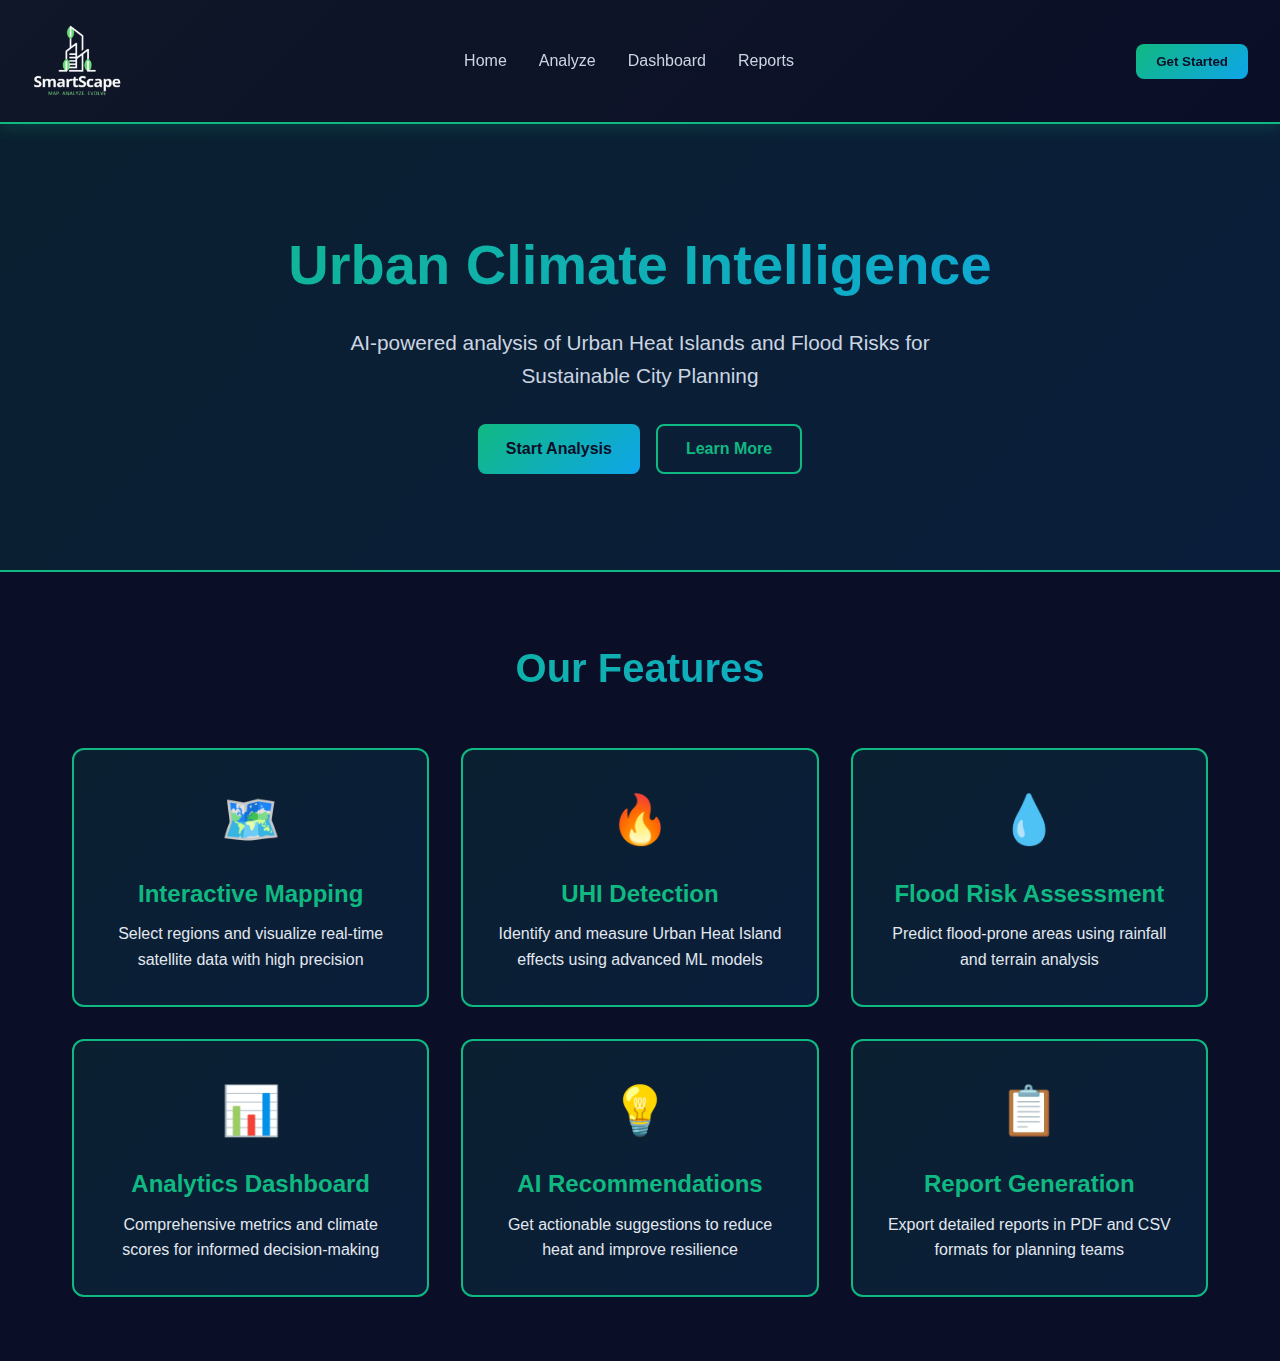
<file: index.html>
<!DOCTYPE html>
<html lang="en">
<head>
  <meta charset="UTF-8">
  <meta name="viewport" content="width=device-width, initial-scale=1.0">
  <title>SmartScape</title>
  <link rel="stylesheet" href="css/style.css">
</head>
<body>
  <!-- Navigation -->
  <nav>
    <div class="logo">
      <img src="assets/logo.png" class="logo-img">
      
    </div>
    <ul>
      <li><a href="index.html">Home</a></li>
      <li><a href="selector.html">Analyze</a></li>
      <li><a href="dashboard.html">Dashboard</a></li>
      <li><a href="reports.html">Reports</a></li>
    </ul>
    <button onclick="window.location.href='selector.html'">Get Started</button>
  </nav>

  <div class="hero">
    <h1>Urban Climate Intelligence</h1>
    <p>AI-powered analysis of Urban Heat Islands and Flood Risks for Sustainable City Planning</p>
    <div class="cta-buttons">
      <button class="btn btn-primary" onclick="window.location.href='selector.html'">Start Analysis</button>
      <button class="btn btn-secondary">Learn More</button>
    </div>
  </div>

  <div class="features">
    <h2>Our Features</h2>
    <div class="feature-grid">
      <div class="feature-card">
        <div class="feature-icon">🗺️</div>
        <h3>Interactive Mapping</h3>
        <p>Select regions and visualize real-time satellite data with high precision</p>
      </div>
      <div class="feature-card">
        <div class="feature-icon">🔥</div>
        <h3>UHI Detection</h3>
        <p>Identify and measure Urban Heat Island effects using advanced ML models</p>
      </div>
      <div class="feature-card">
        <div class="feature-icon">💧</div>
        <h3>Flood Risk Assessment</h3>
        <p>Predict flood-prone areas using rainfall and terrain analysis</p>
      </div>
      <div class="feature-card">
        <div class="feature-icon">📊</div>
        <h3>Analytics Dashboard</h3>
        <p>Comprehensive metrics and climate scores for informed decision-making</p>
      </div>
      <div class="feature-card">
        <div class="feature-icon">💡</div>
        <h3>AI Recommendations</h3>
        <p>Get actionable suggestions to reduce heat and improve resilience</p>
      </div>
      <div class="feature-card">
        <div class="feature-icon">📋</div>
        <h3>Report Generation</h3>
        <p>Export detailed reports in PDF and CSV formats for planning teams</p>
      </div>
    </div>
  </div>

  <script src="js/main.js"></script>
</body>
</html>
</file>
<file: css/style.css>
* {
      margin: 0;
      padding: 0;
      box-sizing: border-box;
    }

    body {
      font-family: -apple-system, BlinkMacSystemFont, 'Segoe UI', 'Roboto', sans-serif;
      background: #0a0e27;
      color: #e2e8f0;
      line-height: 1.6;
    }

    /* ==================== NAVIGATION ==================== */
    nav {
    /* Uses display: flex and justify-content: space-between to position
       items (like the logo) on the far left and right. */
    background: linear-gradient(135deg, #101728 0%, #0a0e27 100%);
    border-bottom: 2px solid #10b981;
    padding: 1rem 2rem;
    display: flex;
    justify-content: space-between;
    align-items: center;
    position: sticky;
    top: 0;
    z-index: 1000;
    box-shadow: 0 4px 15px rgba(16, 185, 129, 0.2);
}

/* --- Logo Container (.logo) updates --- */
.logo {
    /* 1. Use flex to align the image and text side-by-side */
    display: flex;
    /* 2. Vertically align the image and text */
    align-items: center;
    /* 3. Add a small gap between the image and the text */
    gap: 0.75rem; /* Adjust space between icon and text */

    /* Text styling (slightly reduced size for a cleaner fit) */
    font-size: 20px; /* Reduced from 24px for a smaller look */
    font-weight: 700;
    background: linear-gradient(135deg, #10b981 0%, #0ea5e9 100%);
    -webkit-background-clip: text;
    -webkit-text-fill-color: transparent;
    background-clip: text;
}

/* --- Logo Image (.logo-img) is now targeted for sizing --- */
.logo-img {
    /* Set a fixed small size for the image (e.g., 32x32 pixels) */
    height: 90px;
    width: 90px;
    /* Ensure the image scales down cleanly if it was larger */
    object-fit: contain;
}

    nav ul {
      display: flex;
      list-style: none;
      gap: 2rem;
    }

    nav a {
      color: #cbd5e1;
      text-decoration: none;
      transition: all 0.3s ease;
      font-weight: 500;
    }

    nav a:hover {
      color: #10b981;
      transform: translateY(-2px);
    }

    nav button {
      background: linear-gradient(135deg, #10b981 0%, #0ea5e9 100%);
      color: #0a0e27;
      border: none;
      padding: 10px 20px;
      border-radius: 8px;
      font-weight: 700;
      cursor: pointer;
      transition: all 0.3s ease;
    }

    nav button:hover {
      transform: translateY(-3px);
      box-shadow: 0 8px 20px rgba(16, 185, 129, 0.4);
    }

    /* ==================== PAGES CONTAINER ==================== */
    .page {
      display: none;
      animation: fadeIn 0.5s ease;
    }

    .page.active {
      display: block;
    }

    @keyframes fadeIn {
      from { opacity: 0; }
      to { opacity: 1; }
    }

    /* ==================== HOME PAGE ==================== */
    .hero {
      background: linear-gradient(135deg, rgba(16, 185, 129, 0.1) 0%, rgba(14, 165, 233, 0.1) 100%);
      padding: 6rem 2rem;
      text-align: center;
      border-bottom: 2px solid #10b981;
    }

    .hero h1 {
      font-size: 3.5rem;
      margin-bottom: 1rem;
      background: linear-gradient(135deg, #10b981 0%, #0ea5e9 100%);
      -webkit-background-clip: text;
      -webkit-text-fill-color: transparent;
      background-clip: text;
    }

    .hero p {
      font-size: 1.3rem;
      color: #cbd5e1;
      margin-bottom: 2rem;
      max-width: 600px;
      margin-left: auto;
      margin-right: auto;
    }

    .cta-buttons {
      display: flex;
      gap: 1rem;
      justify-content: center;
      flex-wrap: wrap;
    }

    .btn {
      padding: 14px 28px;
      border: none;
      border-radius: 8px;
      font-weight: 700;
      cursor: pointer;
      transition: all 0.3s ease;
      font-size: 1rem;
    }

    .btn-primary {
      background: linear-gradient(135deg, #10b981 0%, #0ea5e9 100%);
      color: #0a0e27;
    }

    .btn-primary:hover {
      transform: translateY(-3px);
      box-shadow: 0 10px 30px rgba(16, 185, 129, 0.4);
    }

    .btn-secondary {
      background: transparent;
      color: #10b981;
      border: 2px solid #10b981;
    }

    .btn-secondary:hover {
      background: rgba(16, 185, 129, 0.1);
    }

    .features {
      padding: 4rem 2rem;
      max-width: 1200px;
      margin: 0 auto;
    }

    .features h2 {
      text-align: center;
      font-size: 2.5rem;
      margin-bottom: 3rem;
      background: linear-gradient(135deg, #10b981 0%, #0ea5e9 100%);
      -webkit-background-clip: text;
      -webkit-text-fill-color: transparent;
      background-clip: text;
    }

    .feature-grid {
      display: grid;
      grid-template-columns: repeat(auto-fit, minmax(300px, 1fr));
      gap: 2rem;
    }

    .feature-card {
      background: linear-gradient(135deg, rgba(16, 185, 129, 0.1) 0%, rgba(14, 165, 233, 0.1) 100%);
      border: 2px solid #10b981;
      border-radius: 12px;
      padding: 2rem;
      text-align: center;
      transition: all 0.3s ease;
    }

    .feature-card:hover {
      transform: translateY(-10px);
      box-shadow: 0 10px 30px rgba(16, 185, 129, 0.3);
      border-color: #0ea5e9;
    }

    .feature-icon {
      font-size: 3rem;
      margin-bottom: 1rem;
    }

    .feature-card h3 {
      font-size: 1.5rem;
      margin-bottom: 0.5rem;
      color: #10b981;
    }

    /* ==================== REGION SELECTOR PAGE ==================== */
    .selector-container {
      display: flex;
      height: calc(100vh - 70px);
      gap: 0;
    }

    .sidebar {
      width: 380px;
      background: linear-gradient(180deg, #101728 0%, #0a0e27 100%);
      padding: 2rem 1.5rem;
      overflow-y: auto;
      border-right: 2px solid #10b981;
      box-shadow: inset -1px 0 0 rgba(16, 185, 129, 0.1);
    }

    .sidebar h2 {
      color: #10b981;
      margin-bottom: 1.5rem;
      font-size: 1.5rem;
    }

    .region-list {
      display: flex;
      flex-direction: column;
      gap: 0.8rem;
      max-height: 400px;
      overflow-y: auto;
      margin-bottom: 2rem;
    }

    .region-btn {
      padding: 12px;
      background: #1e293b;
      border: 2px solid #334155;
      border-radius: 8px;
      color: #cbd5e1;
      cursor: pointer;
      transition: all 0.3s ease;
      text-align: left;
      font-weight: 500;
    }

    .region-btn:hover {
      border-color: #10b981;
      background: #334155;
      transform: translateX(4px);
    }

    .region-btn.active {
      background: linear-gradient(135deg, #10b981 0%, #0ea5e9 100%);
      border-color: #10b981;
      color: #0a0e27;
    }

    .map-container {
      flex: 1;
      background: linear-gradient(135deg, #0a0e27 0%, #101728 100%);
      position: relative;
      display: flex;
      align-items: center;
      justify-content: center;
      color: #64748b;
    }

    .map-placeholder {
      text-align: center;
      font-size: 1.2rem;
      opacity: 0.6;
    }

    .map-placeholder p:first-child {
      font-size: 3rem;
      margin-bottom: 1rem;
    }

    /* ==================== DASHBOARD PAGE ==================== */
    .dashboard-header {
      background: linear-gradient(135deg, #10b981 0%, #0ea5e9 100%);
      color: #0a0e27;
      padding: 2rem;
      display: flex;
      justify-content: space-between;
      align-items: center;
    }

    .dashboard-header h1 {
      font-size: 2rem;
      font-weight: 700;
    }

    .dashboard-actions {
      display: flex;
      gap: 1rem;
    }

    .dashboard-actions button {
      padding: 10px 20px;
      background: rgba(255, 255, 255, 0.2);
      color: #0a0e27;
      border: 2px solid #0a0e27;
      border-radius: 8px;
      font-weight: 600;
      cursor: pointer;
      transition: all 0.3s ease;
    }

    .dashboard-actions button:hover {
      background: rgba(255, 255, 255, 0.3);
    }

    .dashboard-content {
      display: grid;
      grid-template-columns: 2fr 1fr;
      gap: 2rem;
      padding: 2rem;
      max-width: 1600px;
      margin: 0 auto;
    }

    .map-section {
      background: linear-gradient(135deg, rgba(16, 185, 129, 0.05) 0%, rgba(14, 165, 233, 0.05) 100%);
      border: 2px solid #10b981;
      border-radius: 12px;
      height: 500px;
      display: flex;
      align-items: center;
      justify-content: center;
      color: #64748b;
      position: relative;
    }

    .heatmap-legend {
      position: absolute;
      bottom: 20px;
      left: 20px;
      background: rgba(10, 14, 39, 0.9);
      border: 2px solid #10b981;
      border-radius: 8px;
      padding: 12px;
      font-size: 0.9rem;
    }

    .legend-item {
      display: flex;
      align-items: center;
      gap: 8px;
      margin-bottom: 6px;
    }

    .legend-color {
      width: 20px;
      height: 20px;
      border-radius: 4px;
    }

    .analytics-panel {
      display: flex;
      flex-direction: column;
      gap: 1.5rem;
    }

    .score-card {
      background: linear-gradient(135deg, #10b981 0%, #0ea5e9 100%);
      border-radius: 12px;
      padding: 2rem;
      color: #0a0e27;
      text-align: center;
    }

    .score-value {
      font-size: 3rem;
      font-weight: 700;
      margin-bottom: 0.5rem;
    }

    .score-label {
      font-size: 0.9rem;
      font-weight: 600;
      opacity: 0.8;
    }

    .metrics-card {
      background: #1e293b;
      border: 2px solid #334155;
      border-radius: 12px;
      padding: 1.5rem;
    }

    .metrics-card h3 {
      color: #10b981;
      margin-bottom: 1rem;
      font-size: 1.1rem;
    }

    .metric-row {
      display: flex;
      justify-content: space-between;
      align-items: center;
      padding: 0.8rem 0;
      border-bottom: 1px solid #334155;
    }

    .metric-row:last-child {
      border-bottom: none;
    }

    .metric-label {
      color: #cbd5e1;
      font-size: 0.95rem;
    }

    .metric-value {
      color: #10b981;
      font-weight: 700;
      font-size: 1.1rem;
    }

    .risk-badge {
      display: inline-block;
      padding: 4px 12px;
      border-radius: 20px;
      font-size: 0.85rem;
      font-weight: 600;
    }

    .risk-high {
      background: rgba(239, 68, 68, 0.2);
      color: #fca5a5;
    }

    .risk-medium {
      background: rgba(245, 158, 11, 0.2);
      color: #fcd34d;
    }

    .risk-low {
      background: rgba(16, 185, 129, 0.2);
      color: #86efac;
    }

    .recommendations {
      background: #1e293b;
      border: 2px solid #334155;
      border-radius: 12px;
      padding: 1.5rem;
    }

    .recommendations h3 {
      color: #10b981;
      margin-bottom: 1rem;
      font-size: 1.1rem;
    }

    .recommendation-item {
      background: rgba(16, 185, 129, 0.1);
      border-left: 4px solid #10b981;
      padding: 1rem;
      margin-bottom: 0.8rem;
      border-radius: 6px;
    }

    .recommendation-item strong {
      color: #10b981;
    }

    /* ==================== REPORTS PAGE ==================== */
    .reports-container {
      max-width: 1200px;
      margin: 0 auto;
      padding: 3rem 2rem;
    }

    .reports-grid {
      display: grid;
      grid-template-columns: repeat(auto-fill, minmax(280px, 1fr));
      gap: 2rem;
      margin-top: 2rem;
    }

    .report-card {
      background: linear-gradient(135deg, rgba(16, 185, 129, 0.1) 0%, rgba(14, 165, 233, 0.1) 100%);
      border: 2px solid #10b981;
      border-radius: 12px;
      padding: 1.5rem;
      transition: all 0.3s ease;
    }

    .report-card:hover {
      transform: translateY(-5px);
      box-shadow: 0 10px 25px rgba(16, 185, 129, 0.3);
    }

    .report-card h3 {
      color: #10b981;
      margin-bottom: 0.5rem;
    }

    .report-card p {
      color: #cbd5e1;
      font-size: 0.9rem;
      margin-bottom: 1rem;
    }

    .report-actions {
      display: flex;
      gap: 0.5rem;
    }

    .report-actions button {
      flex: 1;
      padding: 8px 12px;
      background: #10b981;
      color: #0a0e27;
      border: none;
      border-radius: 6px;
      font-weight: 600;
      cursor: pointer;
      transition: all 0.3s ease;
      font-size: 0.85rem;
    }

    .report-actions button:hover {
      background: #0ea5e9;
    }

    /* ==================== RESPONSIVE ==================== */
    @media (max-width: 1024px) {
      .dashboard-content {
        grid-template-columns: 1fr;
      }

      .selector-container {
        flex-direction: column;
      }

      .sidebar {
        width: 100%;
        height: auto;
        max-height: 40vh;
        border-right: none;
        border-bottom: 2px solid #10b981;
      }

      .map-container {
        height: 60vh;
      }

      nav ul {
        display: none;
      }
    }

    @media (max-width: 768px) {
      .hero h1 {
        font-size: 2rem;
      }

      .feature-grid {
        grid-template-columns: 1fr;
      }

      .dashboard-header {
        flex-direction: column;
        text-align: center;
        gap: 1rem;
      }
    }

    .section-title {
      font-size: 2rem;
      color: #10b981;
      margin-bottom: 1rem;
    }

    .hidden {
      display: none !important;
    }
</file>
